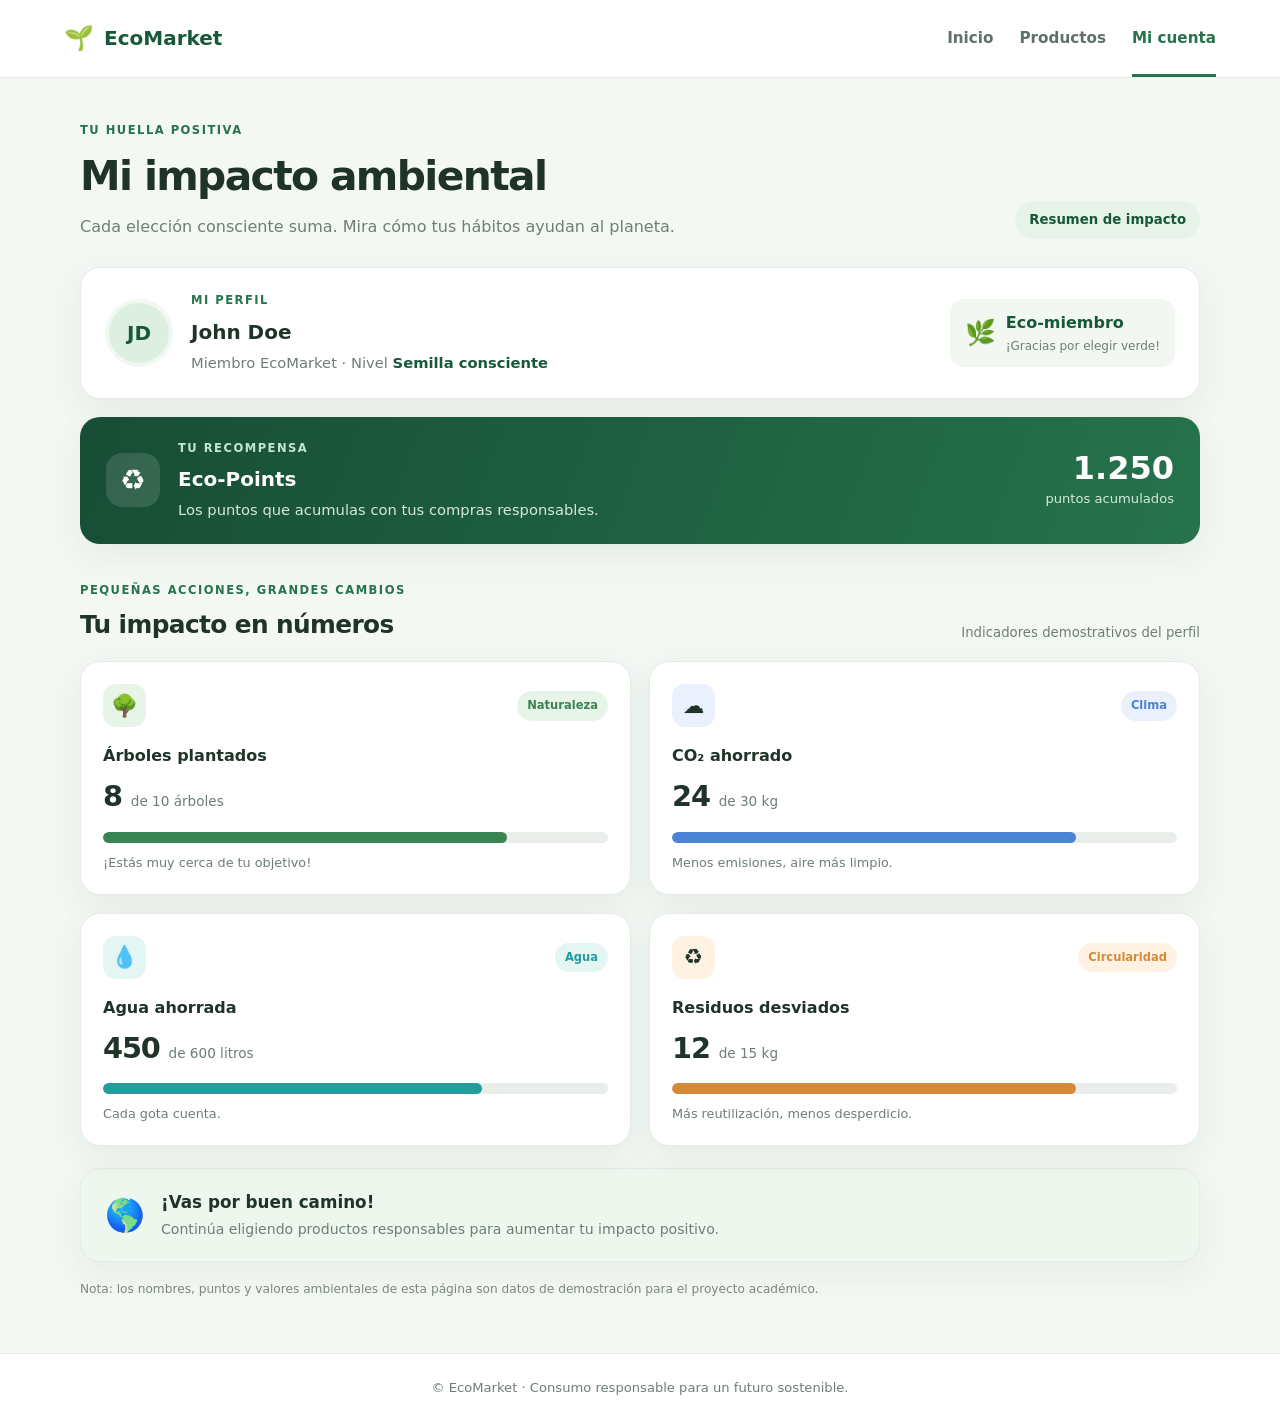
<file: views/mi-cuenta.html>
<!doctype html>
<html lang="es">
<head>
  <meta charset="utf-8">
  <meta name="viewport" content="width=device-width, initial-scale=1">
  <meta name="description" content="Dashboard de impacto ambiental EcoMarket: Eco-Points, ahorro de agua y CO₂, árboles y residuos desviados.">
  <title>Mi cuenta | EcoMarket</title>
  <link rel="stylesheet" href="../css/dashboard-impacto.css">
</head>
<body>
  <header class="site-header">
    <a class="brand" href="../index.html" aria-label="EcoMarket, inicio"><span class="brand-mark">🌱</span> EcoMarket</a>
    <nav aria-label="Navegación principal"><a href="../index.html">Inicio</a><a href="./productos.html">Productos</a><a class="active" href="./mi-cuenta.html">Mi cuenta</a></nav>
  </header>
  <main class="dashboard">
    <div class="page-heading"><div><p class="eyebrow">TU HUELLA POSITIVA</p><h1>Mi impacto ambiental</h1><p class="intro">Cada elección consciente suma. Mira cómo tus hábitos ayudan al planeta.</p></div><span class="period">Resumen de impacto</span></div>
    <section class="profile-card" aria-labelledby="profile-title">
      <div class="avatar" aria-hidden="true">JD</div><div class="profile-copy"><p class="eyebrow">MI PERFIL</p><h2 id="profile-title">John Doe</h2><p>Miembro EcoMarket · Nivel <strong>Semilla consciente</strong></p></div><div class="member-badge"><span aria-hidden="true">🌿</span><span><strong>Eco-miembro</strong><small>¡Gracias por elegir verde!</small></span></div>
    </section>
    <section class="points-card" aria-labelledby="points-title"><div class="points-icon" aria-hidden="true">♻</div><div class="points-main"><p class="eyebrow">TU RECOMPENSA</p><h2 id="points-title">Eco-Points</h2><p>Los puntos que acumulas con tus compras responsables.</p></div><div class="points-value"><strong>1.250</strong><span>puntos acumulados</span></div></section>
    <section class="impact-section" aria-labelledby="impact-title"><div class="section-heading"><div><p class="eyebrow">PEQUEÑAS ACCIONES, GRANDES CAMBIOS</p><h2 id="impact-title">Tu impacto en números</h2></div><p class="section-note">Indicadores demostrativos del perfil</p></div>
      <div class="metrics-grid">
        <article class="metric-card metric-green"><div class="metric-top"><span class="metric-icon" aria-hidden="true">🌳</span><span class="metric-tag">Naturaleza</span></div><h3>Árboles plantados</h3><div class="metric-number">8 <span>de 10 árboles</span></div><div class="progress-track" role="progressbar" aria-label="Árboles plantados" aria-valuemin="0" aria-valuemax="10" aria-valuenow="8"><div class="progress-fill" style="width:80%"></div></div><p class="metric-foot">¡Estás muy cerca de tu objetivo!</p></article>
        <article class="metric-card metric-blue"><div class="metric-top"><span class="metric-icon" aria-hidden="true">☁️</span><span class="metric-tag">Clima</span></div><h3>CO₂ ahorrado</h3><div class="metric-number">24 <span>de 30 kg</span></div><div class="progress-track" role="progressbar" aria-label="CO2 ahorrado" aria-valuemin="0" aria-valuemax="30" aria-valuenow="24"><div class="progress-fill" style="width:80%"></div></div><p class="metric-foot">Menos emisiones, aire más limpio.</p></article>
        <article class="metric-card metric-cyan"><div class="metric-top"><span class="metric-icon" aria-hidden="true">💧</span><span class="metric-tag">Agua</span></div><h3>Agua ahorrada</h3><div class="metric-number">450 <span>de 600 litros</span></div><div class="progress-track" role="progressbar" aria-label="Agua ahorrada" aria-valuemin="0" aria-valuemax="600" aria-valuenow="450"><div class="progress-fill" style="width:75%"></div></div><p class="metric-foot">Cada gota cuenta.</p></article>
        <article class="metric-card metric-orange"><div class="metric-top"><span class="metric-icon" aria-hidden="true">♻️</span><span class="metric-tag">Circularidad</span></div><h3>Residuos desviados</h3><div class="metric-number">12 <span>de 15 kg</span></div><div class="progress-track" role="progressbar" aria-label="Residuos desviados" aria-valuemin="0" aria-valuemax="15" aria-valuenow="12"><div class="progress-fill" style="width:80%"></div></div><p class="metric-foot">Más reutilización, menos desperdicio.</p></article>
      </div>
    </section>
    <aside class="encouragement"><span aria-hidden="true">🌎</span><div><h2>¡Vas por buen camino!</h2><p>Continúa eligiendo productos responsables para aumentar tu impacto positivo.</p></div></aside>
    <p class="disclaimer">Nota: los nombres, puntos y valores ambientales de esta página son datos de demostración para el proyecto académico.</p>
  </main>
  <footer class="site-footer">© EcoMarket · Consumo responsable para un futuro sostenible.</footer>
</body>
</html>
</file>
<file: css/dashboard-impacto.css>
:root{--green:#26734d;--green-dark:#18583a;--ink:#203329;--muted:#6e7e74;--surface:#fff;--canvas:#f4f8f4;--line:#e4ece5;--radius:20px;--shadow:0 12px 34px rgba(28,72,47,.07)}
*{box-sizing:border-box}body{margin:0;background:var(--canvas);color:var(--ink);font-family:Inter,ui-sans-serif,system-ui,-apple-system,BlinkMacSystemFont,"Segoe UI",sans-serif;line-height:1.5}.site-header{min-height:76px;padding:0 max(5vw,22px);display:flex;align-items:center;justify-content:space-between;gap:24px;background:#fff;border-bottom:1px solid var(--line)}.brand{display:flex;align-items:center;gap:10px;color:var(--green-dark);font-weight:800;font-size:1.25rem;text-decoration:none}.brand-mark{font-size:1.5rem}.site-header nav{display:flex;gap:26px;flex-wrap:wrap}.site-header nav a{color:#607167;text-decoration:none;font-weight:600;font-size:.95rem;padding:27px 0}.site-header nav a.active,.site-header nav a:hover{color:var(--green);box-shadow:inset 0 -3px var(--green)}.dashboard{width:min(1120px,90%);margin:44px auto 54px}.page-heading,.section-heading{display:flex;justify-content:space-between;align-items:flex-end;gap:20px}.eyebrow{font-size:.72rem;font-weight:800;letter-spacing:.13em;color:var(--green);margin:0 0 7px}.page-heading h1{font-size:clamp(1.8rem,4vw,2.55rem);letter-spacing:-.04em;margin:0}.intro{color:var(--muted);margin:8px 0 0}.period{background:#e7f3e9;color:var(--green-dark);font-size:.83rem;font-weight:700;border-radius:99px;padding:9px 14px;white-space:nowrap}.profile-card,.points-card,.metric-card,.encouragement{background:var(--surface);border:1px solid var(--line);border-radius:var(--radius);box-shadow:var(--shadow)}.profile-card{display:flex;align-items:center;gap:18px;padding:24px;margin-top:28px}.avatar{height:68px;width:68px;flex:0 0 68px;border-radius:50%;display:grid;place-items:center;background:#dcefe0;color:var(--green-dark);font-size:1.25rem;font-weight:800;border:4px solid #f0f8f1}.profile-copy{min-width:0}.profile-copy h2,.points-main h2{margin:0;font-size:1.25rem}.profile-copy>p:last-child,.points-main>p:last-child{margin:5px 0 0;color:var(--muted);font-size:.92rem}.profile-copy strong{color:var(--green-dark)}.member-badge{display:flex;align-items:center;gap:10px;margin-left:auto;padding:12px 15px;background:#f2f8f1;border-radius:14px;color:var(--green-dark)}.member-badge>span:first-child{font-size:1.55rem}.member-badge strong,.member-badge small{display:block}.member-badge small{color:var(--muted);font-size:.75rem;margin-top:2px}.points-card{display:flex;align-items:center;gap:18px;margin-top:18px;padding:23px 26px;background:linear-gradient(110deg,#174d35,#26734d);color:#fff;border:0}.points-icon{height:54px;width:54px;display:grid;place-items:center;border-radius:16px;background:#ffffff20;font-size:1.8rem}.points-main{flex:1}.points-main .eyebrow{color:#c1e8cc}.points-main>p:last-child{color:#d6e9dc}.points-value{text-align:right}.points-value strong{display:block;font-size:2rem;line-height:1.1}.points-value span{font-size:.82rem;color:#d6e9dc}.impact-section{margin-top:38px}.section-heading{margin-bottom:18px}.section-heading h2{font-size:1.55rem;letter-spacing:-.025em;margin:0}.section-note{color:var(--muted);font-size:.83rem;margin:0}.metrics-grid{display:grid;grid-template-columns:repeat(2,minmax(0,1fr));gap:18px}.metric-card{padding:22px;min-width:0}.metric-top{display:flex;justify-content:space-between;align-items:center}.metric-icon{height:43px;width:43px;border-radius:13px;display:grid;place-items:center;font-size:1.35rem;background:var(--tint)}.metric-tag{font-size:.72rem;font-weight:700;color:var(--tone);background:var(--tint);padding:6px 10px;border-radius:99px}.metric-card h3{font-size:1rem;margin:17px 0 7px}.metric-number{font-size:1.8rem;font-weight:800;letter-spacing:-.04em}.metric-number span{font-size:.85rem;letter-spacing:0;font-weight:500;color:var(--muted)}.progress-track{width:100%;height:11px;margin-top:13px;border-radius:999px;background:#e9eeea;overflow:hidden}.progress-fill{height:100%;max-width:100%;border-radius:inherit;background:var(--tone)}.metric-foot{font-size:.8rem;color:var(--muted);margin:10px 0 0}.metric-green{--tone:#398452;--tint:#e7f5e9}.metric-blue{--tone:#4b83d5;--tint:#eaf1fc}.metric-cyan{--tone:#219d9c;--tint:#e3f6f4}.metric-orange{--tone:#d58a3a;--tint:#fff2e3}.encouragement{display:flex;align-items:center;gap:16px;margin-top:22px;padding:21px 24px;background:#eef7ed}.encouragement>span{font-size:2rem}.encouragement h2{font-size:1.05rem;margin:0}.encouragement p{font-size:.88rem;color:var(--muted);margin:4px 0 0}.disclaimer{font-size:.76rem;color:#7a887f;margin:18px 0}.site-footer{text-align:center;padding:24px;background:#fff;border-top:1px solid var(--line);color:var(--muted);font-size:.82rem}
@media(max-width:680px){.site-header{align-items:flex-start;flex-direction:column;padding:17px 5%;gap:8px}.site-header nav{width:100%;gap:19px}.site-header nav a{padding:10px 0 13px}.dashboard{margin-top:30px}.page-heading,.section-heading{align-items:flex-start;flex-direction:column}.period{white-space:normal}.profile-card{align-items:flex-start;flex-wrap:wrap;padding:19px}.avatar{height:58px;width:58px;flex-basis:58px}.member-badge{width:100%;margin:0}.points-card{align-items:flex-start;flex-wrap:wrap;padding:20px}.points-main{min-width:calc(100% - 76px)}.points-value{width:100%;text-align:left;padding-left:72px}.metrics-grid{grid-template-columns:minmax(0,1fr);gap:14px}.metric-card{padding:20px}.section-note{margin-top:0}}
@media(prefers-reduced-motion:no-preference){.metric-card{transition:transform .18s ease,box-shadow .18s ease}.metric-card:hover{transform:translateY(-2px);box-shadow:0 16px 38px rgba(28,72,47,.11)}}
</file>
